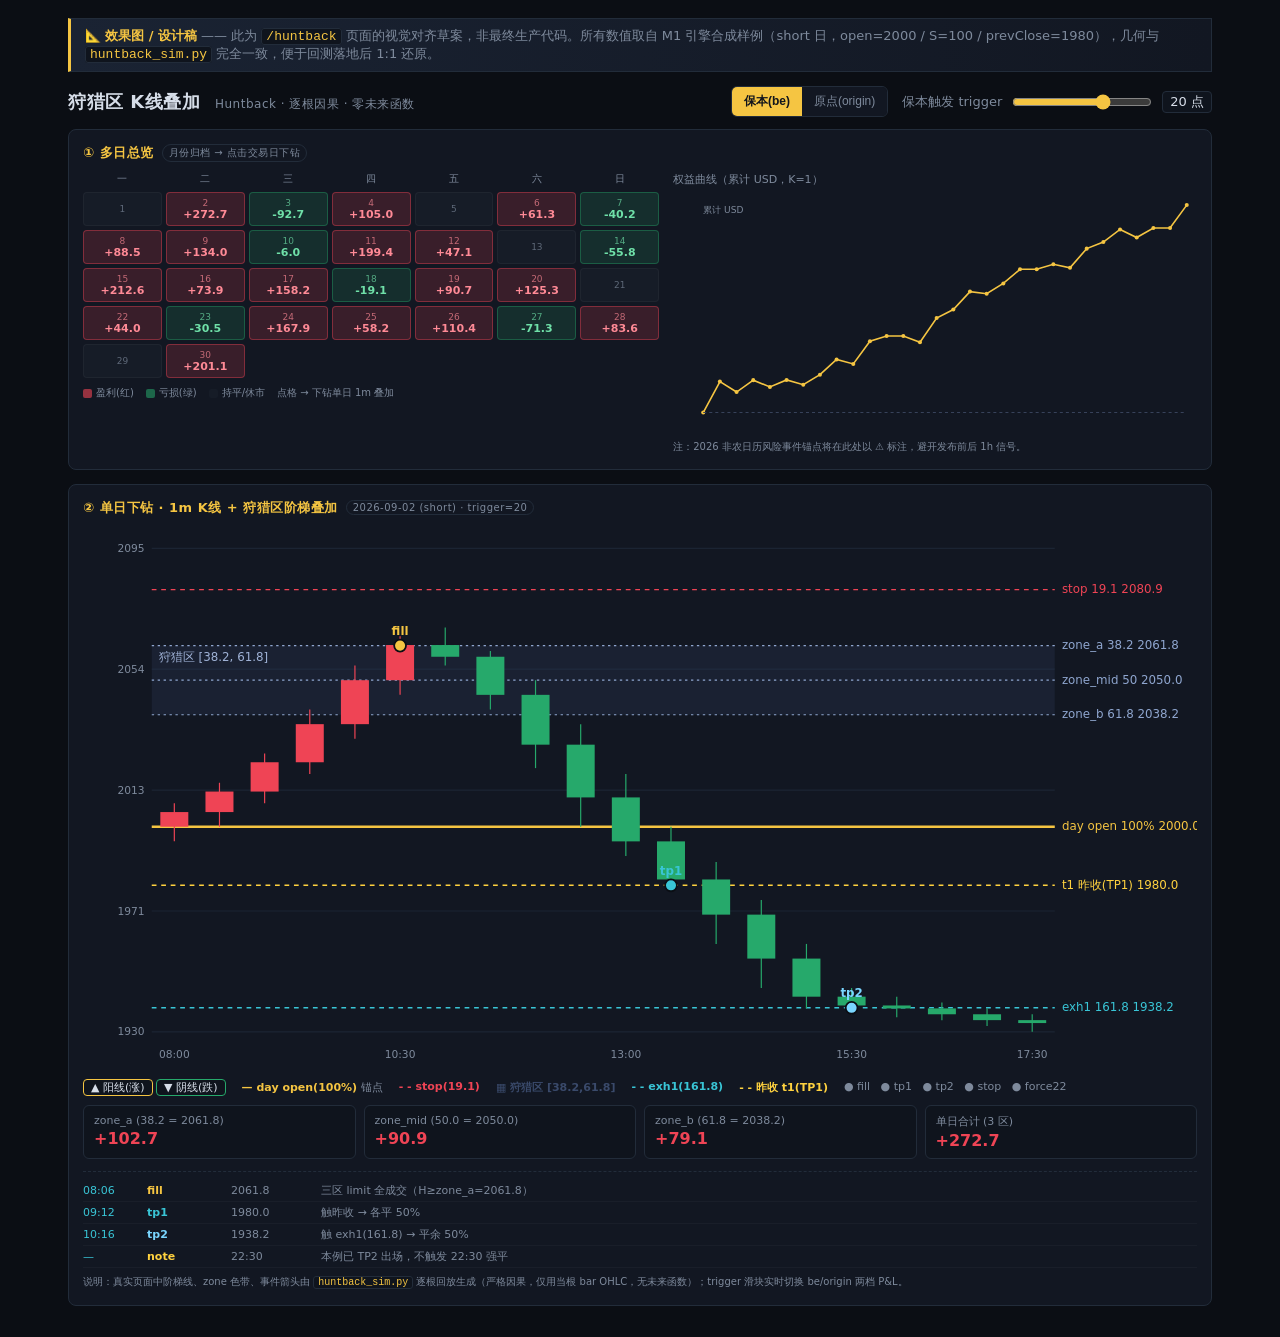
<file: web/mockups/huntback_mockup.html>
<!DOCTYPE html>
<html lang="zh-CN">
<head>
<meta charset="utf-8" />
<meta name="viewport" content="width=device-width, initial-scale=1" />
<title>狩猎区 K线叠加 · 效果图 (设计稿)</title>
<style>
  :root{
    --bg:#0b0e14; --panel:#121722; --panel2:#0f141d; --line:#222c3a;
    --txt:#d6dde8; --muted:#7e8a9c; --up:#ef4455; --down:#26a96b;
    --gold:#f5c542; --cyan:#39c5d6; --yellow:#ffd23f; --red:#ef4455;
    --zone:#2a3650; --zonehi:#3a4a6b;
  }
  *{box-sizing:border-box}
  body{margin:0;background:var(--bg);color:var(--txt);
    font-family:"Segoe UI","Microsoft YaHei",system-ui,sans-serif;font-size:13px}
  .wrap{max-width:1180px;margin:0 auto;padding:18px}
  .banner{background:linear-gradient(90deg,#1a2333,#121722);border:1px solid var(--line);
    border-left:3px solid var(--gold);padding:8px 14px;margin-bottom:14px;color:var(--muted)}
  .banner b{color:var(--gold)}
  header{display:flex;align-items:center;justify-content:space-between;flex-wrap:wrap;gap:10px;margin-bottom:12px}
  h1{font-size:18px;margin:0;letter-spacing:.5px}
  h1 .sub{font-size:12px;color:var(--muted);font-weight:400;margin-left:8px}
  .ctrl{display:flex;align-items:center;gap:14px;flex-wrap:wrap}
  .seg{display:flex;border:1px solid var(--line);border-radius:6px;overflow:hidden}
  .seg button{background:var(--panel);color:var(--muted);border:0;padding:6px 12px;cursor:pointer;font-size:12px}
  .seg button.on{background:var(--gold);color:#11151c;font-weight:600}
  .sl{display:flex;align-items:center;gap:8px;color:var(--muted)}
  input[type=range]{accent-color:var(--gold);width:140px}
  .panel{background:var(--panel);border:1px solid var(--line);border-radius:8px;padding:14px;margin-bottom:14px}
  .panel h2{font-size:13px;margin:0 0 10px;color:var(--gold);font-weight:600;letter-spacing:.5px;
    display:flex;align-items:center;gap:8px}
  .panel h2 .tag{font-size:10px;color:var(--muted);font-weight:400;border:1px solid var(--line);
    padding:1px 6px;border-radius:10px}
  .ov{display:grid;grid-template-columns:1.1fr 1fr;gap:14px}
  @media(max-width:900px){.ov{grid-template-columns:1fr}}
  .cal{display:grid;grid-template-columns:repeat(7,1fr);gap:4px}
  .cal .d{font-size:10px;color:var(--muted);text-align:center;padding-bottom:2px}
  .cell{height:34px;border-radius:4px;display:flex;flex-direction:column;justify-content:center;
    align-items:center;font-size:11px;position:relative;border:1px solid rgba(255,255,255,.04)}
  .cell .pn{font-weight:600}
  .cell .dt{font-size:9px;opacity:.7}
  .win{background:rgba(239,68,85,.18);color:#ff8a96;border-color:rgba(239,68,85,.4)}
  .los{background:rgba(38,169,107,.16);color:#6fe0a8;border-color:rgba(38,169,107,.38)}
  .flat{background:#161c27;color:var(--muted)}
  .calnote{font-size:10px;color:var(--muted);margin-top:8px;display:flex;gap:12px;flex-wrap:wrap}
  .dot{display:inline-block;width:9px;height:9px;border-radius:2px;margin-right:4px;vertical-align:middle}
  svg{display:block;width:100%;height:auto}
  .legend{display:flex;gap:16px;flex-wrap:wrap;font-size:11px;color:var(--muted);margin-top:8px}
  .legend span b{font-weight:600}
  .pill{background:var(--panel2);border:1px solid var(--line);border-radius:4px;padding:1px 7px;color:var(--txt)}
  .pnlbox{display:flex;gap:8px;flex-wrap:wrap;margin-top:10px}
  .pnl{flex:1;min-width:120px;background:var(--panel2);border:1px solid var(--line);border-radius:6px;padding:8px 10px}
  .pnl .t{font-size:11px;color:var(--muted)}
  .pnl .v{font-size:16px;font-weight:700;margin-top:2px}
  .up{color:var(--up)} .down{color:var(--down)}
  .tl{margin-top:12px;border-top:1px dashed var(--line);padding-top:8px}
  .tlrow{display:flex;gap:10px;align-items:center;padding:3px 0;font-size:11px;border-bottom:1px solid rgba(255,255,255,.03)}
  .tlrow .tm{color:var(--cyan);width:54px}
  .tlrow .ty{width:74px;font-weight:600}
  .tlrow .px{color:var(--muted);width:80px}
  .tlrow .nt{color:var(--muted)}
  .e-fill{color:var(--gold)} .e-tp1{color:var(--cyan)} .e-tp2{color:#7ad6ff}
  .e-stop{color:var(--red)} .e-force22{color:var(--yellow)} .e-be{color:#c08bff}
  .foot{color:var(--muted);font-size:10px;margin-top:6px;line-height:1.6}
  code{background:#0f141d;border:1px solid var(--line);border-radius:3px;padding:0 4px;color:var(--gold)}
</style>
</head>
<body>
<div class="wrap">

  <div class="banner">📐 <b>效果图 / 设计稿</b> —— 此为 <code>/huntback</code> 页面的视觉对齐草案，非最终生产代码。所有数值取自 M1 引擎合成样例（short 日，open=2000 / S=100 / prevClose=1980），几何与 <code>huntback_sim.py</code> 完全一致，便于回测落地后 1:1 还原。</div>

  <header>
    <h1>狩猎区 K线叠加 <span class="sub">Huntback · 逐根因果 · 零未来函数</span></h1>
    <div class="ctrl">
      <div class="seg" id="modeSeg">
        <button class="on" data-m="be">保本(be)</button>
        <button data-m="origin">原点(origin)</button>
      </div>
      <div class="sl">
        保本触发 trigger
        <input type="range" id="trig" min="8" max="26" value="20" />
        <span class="pill" id="trigv">20 点</span>
      </div>
    </div>
  </header>

  <!-- ============ 总览 ============ -->
  <div class="panel">
    <h2>① 多日总览 <span class="tag">月份归档 → 点击交易日下钻</span></h2>
    <div class="ov">
      <div>
        <div class="cal">
          <div class="d">一</div><div class="d">二</div><div class="d">三</div><div class="d">四</div><div class="d">五</div><div class="d">六</div><div class="d">日</div>
          <!-- 2026-09 样例格（盈利红 / 亏损绿 / 持平灰） -->
          <div class="cell flat"><span class="dt">1</span></div>
          <div class="cell win"><span class="dt">2</span><span class="pn">+272.7</span></div>
          <div class="cell los"><span class="dt">3</span><span class="pn">-92.7</span></div>
          <div class="cell win"><span class="dt">4</span><span class="pn">+105.0</span></div>
          <div class="cell flat"><span class="dt">5</span></div>
          <div class="cell win"><span class="dt">6</span><span class="pn">+61.3</span></div>
          <div class="cell los"><span class="dt">7</span><span class="pn">-40.2</span></div>
          <div class="cell win"><span class="dt">8</span><span class="pn">+88.5</span></div>
          <div class="cell win"><span class="dt">9</span><span class="pn">+134.0</span></div>
          <div class="cell los"><span class="dt">10</span><span class="pn">-6.0</span></div>
          <div class="cell win"><span class="dt">11</span><span class="pn">+199.4</span></div>
          <div class="cell win"><span class="dt">12</span><span class="pn">+47.1</span></div>
          <div class="cell flat"><span class="dt">13</span></div>
          <div class="cell los"><span class="dt">14</span><span class="pn">-55.8</span></div>
          <div class="cell win"><span class="dt">15</span><span class="pn">+212.6</span></div>
          <div class="cell win"><span class="dt">16</span><span class="pn">+73.9</span></div>
          <div class="cell win"><span class="dt">17</span><span class="pn">+158.2</span></div>
          <div class="cell los"><span class="dt">18</span><span class="pn">-19.1</span></div>
          <div class="cell win"><span class="dt">19</span><span class="pn">+90.7</span></div>
          <div class="cell win"><span class="dt">20</span><span class="pn">+125.3</span></div>
          <div class="cell flat"><span class="dt">21</span></div>
          <div class="cell win"><span class="dt">22</span><span class="pn">+44.0</span></div>
          <div class="cell los"><span class="dt">23</span><span class="pn">-30.5</span></div>
          <div class="cell win"><span class="dt">24</span><span class="pn">+167.9</span></div>
          <div class="cell win"><span class="dt">25</span><span class="pn">+58.2</span></div>
          <div class="cell win"><span class="dt">26</span><span class="pn">+110.4</span></div>
          <div class="cell los"><span class="dt">27</span><span class="pn">-71.3</span></div>
          <div class="cell win"><span class="dt">28</span><span class="pn">+83.6</span></div>
          <div class="cell flat"><span class="dt">29</span></div>
          <div class="cell win"><span class="dt">30</span><span class="pn">+201.1</span></div>
        </div>
        <div class="calnote">
          <span><span class="dot" style="background:rgba(239,68,85,.6)"></span>盈利(红)</span>
          <span><span class="dot" style="background:rgba(38,169,107,.55)"></span>亏损(绿)</span>
          <span><span class="dot" style="background:#161c27"></span>持平/休市</span>
          <span>点格 → 下钻单日 1m 叠加</span>
        </div>
      </div>
      <div>
        <div style="font-size:11px;color:var(--muted);margin-bottom:4px">权益曲线（累计 USD，K=1）</div>
        <svg id="equity" viewBox="0 0 520 240" preserveAspectRatio="none"></svg>
        <div class="foot">注：2026 非农日历风险事件锚点将在此处以 ⚠ 标注，避开发布前后 1h 信号。</div>
      </div>
    </div>
  </div>

  <!-- ============ 单日下钻 ============ -->
  <div class="panel">
    <h2>② 单日下钻 · 1m K线 + 狩猎区阶梯叠加 <span class="tag">2026-09-02 (short) · trigger=20</span></h2>
    <svg id="chart" viewBox="0 0 940 460"></svg>

    <div class="legend">
      <span><span class="pill" style="border-color:var(--gold)">▲ 阳线(涨)</span> <span class="pill" style="border-color:var(--down)">▼ 阴线(跌)</span></span>
      <span><b style="color:var(--gold)">— day open(100%)</b> 锚点</span>
      <span><b style="color:var(--red)">- - stop(19.1)</b></span>
      <span><b style="color:var(--zonehi)">▦ 狩猎区 [38.2,61.8]</b></span>
      <span><b style="color:var(--cyan)">- - exh1(161.8)</b></span>
      <span><b style="color:var(--yellow)">- - 昨收 t1(TP1)</b></span>
      <span>● fill &nbsp; ● tp1 &nbsp; ● tp2 &nbsp; ● stop &nbsp; ● force22</span>
    </div>

    <div class="pnlbox">
      <div class="pnl"><div class="t">zone_a (38.2 = 2061.8)</div><div class="v up">+102.7</div></div>
      <div class="pnl"><div class="t">zone_mid (50.0 = 2050.0)</div><div class="v up">+90.9</div></div>
      <div class="pnl"><div class="t">zone_b (61.8 = 2038.2)</div><div class="v up">+79.1</div></div>
      <div class="pnl"><div class="t">单日合计 (3 区)</div><div class="v up">+272.7</div></div>
    </div>

    <div class="tl">
      <div class="tlrow"><span class="tm">08:06</span><span class="ty e-fill">fill</span><span class="px">2061.8</span><span class="nt">三区 limit 全成交（H≥zone_a=2061.8）</span></div>
      <div class="tlrow"><span class="tm">09:12</span><span class="ty e-tp1">tp1</span><span class="px">1980.0</span><span class="nt">触昨收 → 各平 50%</span></div>
      <div class="tlrow"><span class="tm">10:16</span><span class="ty e-tp2">tp2</span><span class="px">1938.2</span><span class="nt">触 exh1(161.8) → 平余 50%</span></div>
      <div class="tlrow"><span class="tm">—</span><span class="ty e-force22">note</span><span class="px">22:30</span><span class="nt">本例已 TP2 出场，不触发 22:30 强平</span></div>
    </div>
    <div class="foot">说明：真实页面中阶梯线、zone 色带、事件箭头由 <code>huntback_sim.py</code> 逐根回放生成（严格因果，仅用当根 bar OHLC，无未来函数）；trigger 滑块实时切换 be/origin 两档 P&amp;L。</div>
  </div>

</div>

<script>
/* ---------- 合成 1m 数据（short 盈利日，几何与引擎一致） ---------- */
const data = [
  [2000,2008,1995,2005],[2005,2015,2000,2012],[2012,2025,2008,2022],
  [2022,2040,2018,2035],[2035,2055,2030,2050],[2050,2065,2045,2062],
  [2062,2068,2055,2058],[2058,2060,2040,2045],[2045,2050,2020,2028],
  [2028,2035,2000,2010],[2010,2018,1990,1995],[1995,2000,1980,1982],
  [1982,1988,1960,1970],[1970,1975,1945,1955],[1955,1960,1938,1942],
  [1942,1945,1936,1939],[1939,1942,1935,1938],[1938,1940,1934,1936],
  [1936,1938,1932,1934],[1934,1936,1930,1933]
];
/* 事件标注 */
const events = [
  {i:5,  type:'fill',  price:2061.8, color:'#f5c542'},
  {i:11, type:'tp1',   price:1980.0, color:'#39c5d6'},
  {i:15, type:'tp2',   price:1938.2, color:'#7ad6ff'}
];
/* 阶梯水平线 */
const ladder = [
  {p:2000.0, label:'day open 100%', color:'#f5c542', dash:'', w:2},
  {p:2080.9, label:'stop 19.1',     color:'#ef4455', dash:'4 4', w:1.2},
  {p:2061.8, label:'zone_a 38.2',   color:'#8fa6cf', dash:'2 3', w:1},
  {p:2050.0, label:'zone_mid 50',   color:'#8fa6cf', dash:'2 3', w:1},
  {p:2038.2, label:'zone_b 61.8',   color:'#8fa6cf', dash:'2 3', w:1},
  {p:1938.2, label:'exh1 161.8',    color:'#39c5d6', dash:'4 4', w:1.2},
  {p:1980.0, label:'t1 昨收(TP1)',  color:'#ffd23f', dash:'4 4', w:1.2}
];

const P_MIN=1930, P_MAX=2095, W=940, H=460, PADL=58, PADR=120, PADT=18, PADB=34;
const plotW=W-PADL-PADR, plotH=H-PADT-PADB;
const y = p => PADT + (P_MAX-p)/(P_MAX-P_MIN)*plotH;
const n = data.length;
const x = i => PADL + (i+0.5)/n*plotW;
const cw = plotW/n*0.62;

let svg = '';
/* 背景网格 */
for(let g=0; g<=4; g++){
  const yy = PADT + g/4*plotH;
  svg += `<line x1="${PADL}" y1="${yy}" x2="${PADL+plotW}" y2="${yy}" stroke="#1b2433" stroke-width="1"/>`;
}
/* 狩猎区色带 [zone_b, zone_a] */
svg += `<rect x="${PADL}" y="${y(2061.8)}" width="${plotW}" height="${y(2038.2)-y(2061.8)}" fill="#2a3650" fill-opacity="0.35"/>`;
svg += `<text x="${PADL+6}" y="${y(2061.8)+13}" fill="#9fb2d6" font-size="10">狩猎区 [38.2, 61.8]</text>`;

/* 阶梯线 */
ladder.forEach(L=>{
  const yy=y(L.p);
  svg += `<line x1="${PADL}" y1="${yy}" x2="${PADL+plotW}" y2="${yy}" stroke="${L.color}" stroke-width="${L.w}" stroke-dasharray="${L.dash}"/>`;
  svg += `<text x="${PADL+plotW+6}" y="${yy+3}" fill="${L.color}" font-size="10">${L.label} ${L.p.toFixed(1)}</text>`;
});

/* 蜡烛 */
data.forEach((d,i)=>{
  const [o,h,l,c]=d;
  const cx=x(i);
  const up = c>=o;
  const col = up ? '#ef4455' : '#26a96b';
  const yo=y(o), yc=y(c), yh=y(h), yl=y(l);
  const top=Math.min(yo,yc), bot=Math.max(yo,yc);
  svg += `<line x1="${cx}" y1="${yh}" x2="${cx}" y2="${yl}" stroke="${col}" stroke-width="1"/>`;
  svg += `<rect x="${cx-cw/2}" y="${top}" width="${cw}" height="${Math.max(1,bot-top)}" fill="${col}"/>`;
});

/* 事件标记 */
events.forEach(e=>{
  const cx=x(e.i), cy=y(e.price);
  svg += `<circle cx="${cx}" cy="${cy}" r="5" fill="${e.color}" stroke="#0b0e14" stroke-width="1.5"/>`;
  svg += `<text x="${cx}" y="${cy-9}" fill="${e.color}" font-size="10" text-anchor="middle" font-weight="600">${e.type}</text>`;
});

/* 价格轴 */
for(let g=0; g<=4; g++){
  const pp = P_MAX - g/4*(P_MAX-P_MIN);
  svg += `<text x="${PADL-6}" y="${PADT+g/4*plotH+3}" fill="#7e8a9c" font-size="9" text-anchor="end">${pp.toFixed(0)}</text>`;
}
/* 时间轴（示意） */
[0,5,10,15,19].forEach(i=>{
  svg += `<text x="${x(i)}" y="${H-12}" fill="#7e8a9c" font-size="9" text-anchor="middle">${String(8+Math.floor(i/2)).padStart(2,'0')}:${String((i%2)*30).padStart(2,'0')}</text>`;
});

document.getElementById('chart').innerHTML = svg;

/* ---------- 权益曲线 ---------- */
const eq=[0,272.7,180,285,225,286,245,333,467,427,626,673,673,617,830,904,1062,1043,1133,1258,1258,1302,1271,1439,1497,1607,1536,1620,1620,1821];
const EW=520,EH=240,EL=30,ER=10,ET=14,EB=20,ew=EW-EL-ER,eh=EH-ET-EB;
const ey=v=>ET+(Math.max(...eq)-v)/(Math.max(...eq)-Math.min(...eq))*eh;
const ex=i=>EL+(i/(eq.length-1))*ew;
let es=`<polyline fill="none" stroke="#f5c542" stroke-width="1.6" points="`;
eq.forEach((v,i)=>es+=`${ex(i).toFixed(1)},${ey(v).toFixed(1)} `);
es+='"/>';
eq.forEach((v,i)=>{ es+=`<circle cx="${ex(i)}" cy="${ey(v)}" r="2" fill="#f5c542"/>`; });
/* 零线 */
const zeroY=ey(0);
es+=`<line x1="${EL}" y1="${zeroY}" x2="${EW-ER}" y2="${zeroY}" stroke="#37425a" stroke-dasharray="3 3" stroke-width="1"/>`;
es+=`<text x="${EL}" y="${ET+8}" fill="#7e8a9c" font-size="9">累计 USD</text>`;
document.getElementById('equity').innerHTML=es;

/* ---------- 交互（仅标签，演示用） ---------- */
const seg=document.getElementById('modeSeg');
seg.addEventListener('click',e=>{
  if(e.target.tagName==='BUTTON'){
    [...seg.children].forEach(b=>b.classList.remove('on'));
    e.target.classList.add('on');
  }
});
const trig=document.getElementById('trig'), tv=document.getElementById('trigv');
trig.addEventListener('input',()=>tv.textContent=trig.value+' 点');
</script>
</body>
</html>
</file>
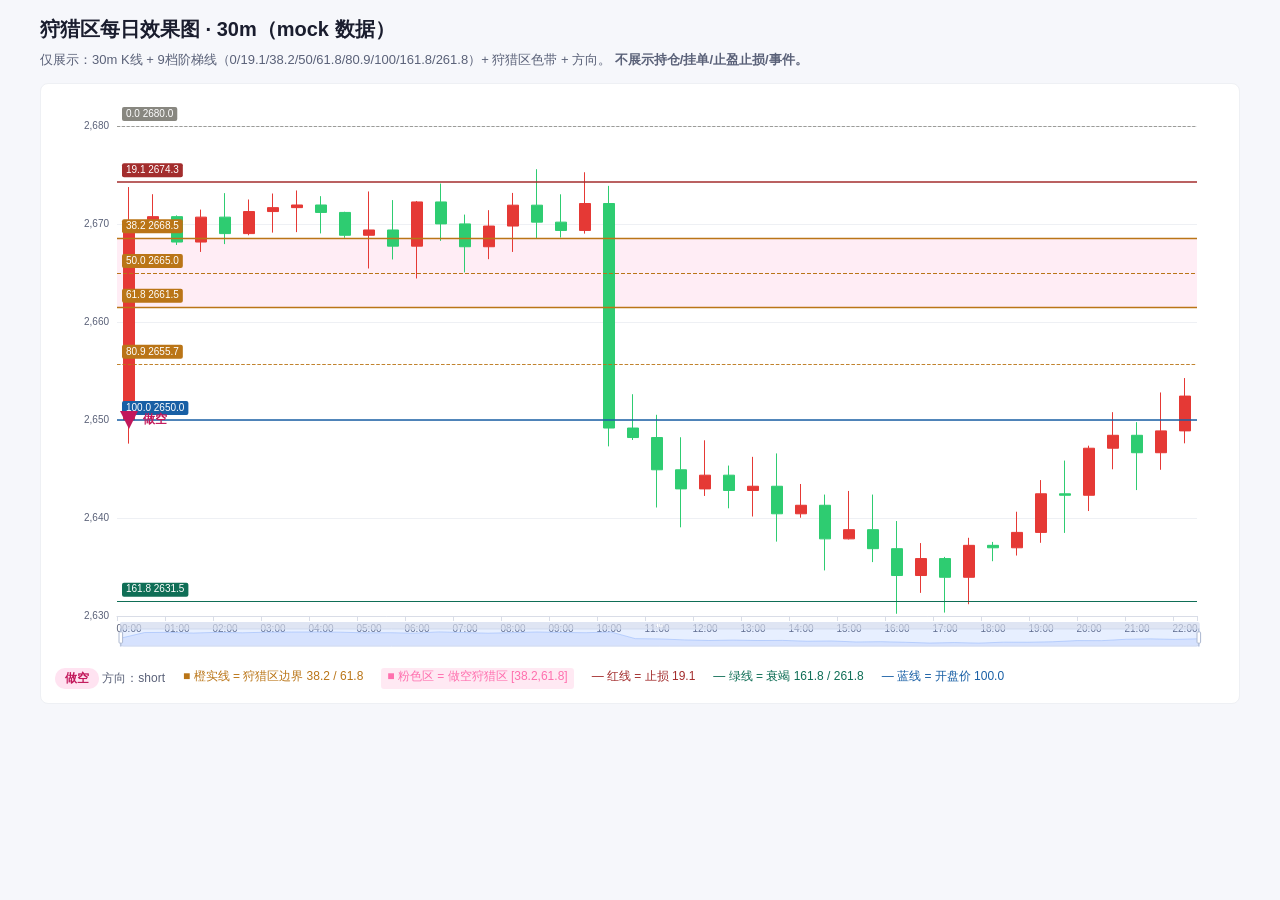
<file: web/mockups/huntzone_daily_mockup.html>
<!doctype html>
<html lang="zh-CN">
<head>
<meta charset="UTF-8">
<meta name="viewport" content="width=device-width, initial-scale=1.0">
<title>狩猎区每日效果图 · 30m（mock）</title>
<script src="/vendors/echarts.min.js"></script>
<style>
body{margin:0;background:#f6f7fb;font-family:-apple-system,"Segoe UI","PingFang SC","Microsoft YaHei",sans-serif;font-size:14px;color:#1a1d2e}
.wrap{max-width:1200px;margin:0 auto;padding:16px}
h1{font-size:20px;margin:0 0 8px}
.sub{color:#5a6178;font-size:13px;margin-bottom:14px}
.card{background:#fff;border:1px solid #eef0f4;border-radius:8px;padding:14px}
.chart-box{width:100%;height:560px}
.leg{display:flex;gap:18px;flex-wrap:wrap;margin-top:10px;font-size:12px;color:#5a6178}
.badge{display:inline-block;padding:2px 10px;border-radius:10px;font-size:12px;font-weight:600}
.short{background:#ffe3f1;color:#c2185b}
.long{background:#e3fbe9;color:#1b7a3d}
</style>
</head>
<body>
<div class="wrap">
  <h1>狩猎区每日效果图 · 30m（mock 数据）</h1>
  <div class="sub">
    仅展示：30m K线 + 9档阶梯线（0/19.1/38.2/50/61.8/80.9/100/161.8/261.8）+ 狩猎区色带 + 方向。
    <b>不展示持仓/挂单/止盈止损/事件。</b>
  </div>
  <div class="card">
    <div id="chart" class="chart-box"></div>
    <div class="leg">
      <span><span class="badge short">做空</span> 方向：short</span>
      <span style="color:#BA7517">■ 橙实线 = 狩猎区边界 38.2 / 61.8</span>
      <span style="color:#ff6fae;background:rgba(255,111,174,0.15);padding:0 6px;border-radius:3px">■ 粉色区 = 做空狩猎区 [38.2,61.8]</span>
      <span style="color:#A32D2D">— 红线 = 止损 19.1</span>
      <span style="color:#0F6E56">— 绿线 = 衰竭 161.8 / 261.8</span>
      <span style="color:#185FA5">— 蓝线 = 开盘价 100.0</span>
    </div>
  </div>
</div>
<script>
(function () {
  // mock 参数
  var open_px = 2650.00;
  var S = 30.00;
  var direction = 'short';

  function priceAt(ratio) {
    // 做空：0.0 在开盘上方；做多：0.0 在开盘下方
    return direction === 'short'
      ? open_px + (1 - ratio) * S
      : open_px + (ratio - 1) * S;
  }

  var levels = [
    [0.000, '0.0'],
    [0.191, '19.1'],
    [0.382, '38.2'],
    [0.500, '50.0'],
    [0.618, '61.8'],
    [0.809, '80.9'],
    [1.000, '100.0'],
    [1.618, '161.8'],
    [2.618, '261.8']
  ];

  // zone 边界
  var zone_lo = Math.min(priceAt(0.382), priceAt(0.618));
  var zone_hi = Math.max(priceAt(0.382), priceAt(0.618));

  // mock 30m candles：UTC 一天 00:00 ~ 22:30 = 45 根
  var ts0 = new Date('2026-09-02T00:00:00Z').getTime();
  var candles = [];
  var px = open_px;
  for (var i = 0; i < 45; i++) {
    var t = ts0 + i * 30 * 60000;
    // 前 20 根在 zone 上方震荡，然后向下刺破 zone，尾盘反弹
    var mid = open_px + (i < 20 ? 20 : (i < 35 ? -2 - (i - 20) : -15 + (i - 35) * 2));
    var o = px;
    var c = mid + (Math.random() - 0.5) * 5;
    var h = Math.max(o, c) + Math.random() * 4;
    var l = Math.min(o, c) - Math.random() * 4;
    candles.push([t, +o.toFixed(2), +h.toFixed(2), +l.toFixed(2), +c.toFixed(2)]);
    px = c;
  }

  function fmtTs(ms) {
    var d = new Date(ms);
    function p(n){ return (n<10?'0':'')+n; }
    return p(d.getUTCHours()) + ':' + p(d.getUTCMinutes());
  }

  var chart = echarts.init(document.getElementById('chart'), null, {renderer:'canvas'});
  var labels = candles.map(function (c) { return fmtTs(c[0]); });
  var cdata = candles.map(function (c) { return [c[1], c[4], c[3], c[2]]; });

  var markLineData = [];
  levels.forEach(function (lv) {
    var r = lv[0], name = lv[1];
    var price = priceAt(r);
    var color, width = 1, dash = 'solid';
    if (r === 0) { color = '#888780'; dash = 'dashed'; width = 0.8; }
    else if (r === 0.191) { color = '#A32D2D'; width = 1.5; }
    else if (r === 0.382 || r === 0.618) { color = '#BA7517'; width = 1.3; }
    else if (r === 0.5) { color = '#BA7517'; width = 1; dash = 'dashed'; }
    else if (r === 0.809) { color = '#BA7517'; width = 0.9; dash = 'dashed'; }
    else if (r === 1.0) { color = '#185FA5'; width = 1.5; }
    else { color = '#0F6E56'; width = 1.2; }
    markLineData.push({
      yAxis: price,
      name: name,
      lineStyle: { color: color, type: dash, width: width },
      label: { show: true, position: 'insideStartTop',
        formatter: name + ' ' + price.toFixed(1),
        color: '#fff', backgroundColor: color,
        padding: [2, 4], fontSize: 10, borderRadius: 2 }
    });
  });

  chart.setOption({
    backgroundColor: '#fff',
    grid: { left: 62, right: 28, top: 28, bottom: 42 },
    tooltip: { trigger: 'axis', axisPointer: { type: 'cross' } },
    xAxis: {
      type: 'category', data: labels, boundaryGap: true,
      axisLabel: { fontSize: 10, color: '#5a6178' },
      axisLine: { lineStyle: { color: '#d9dde7' } }
    },
    yAxis: {
      scale: true,
      axisLabel: { fontSize: 10, color: '#5a6178' },
      splitLine: { lineStyle: { color: '#eef0f4' } }
    },
    dataZoom: [
      { type: 'inside', start: 0, end: 100 },
      { type: 'slider', start: 0, end: 100, height: 18, bottom: 18 }
    ],
    series: [{
      type: 'candlestick', name: ' 30m', data: cdata,
      itemStyle: {
        color: '#e53935', color0: '#2ecc71',
        borderColor: '#e53935', borderColor0: '#2ecc71'
      },
      markLine: { symbol: 'none', silent: true, data: markLineData },
      markArea: {
        silent: true,
        itemStyle: { color: direction === 'short' ? 'rgba(255,111,174,0.12)' : 'rgba(46,204,113,0.12)' },
        data: [[{ yAxis: zone_lo }, { yAxis: zone_hi }]]
      },
      markPoint: {
        data: [{
          coord: [0, open_px],
          symbol: 'triangle',
          symbolRotate: direction === 'short' ? 180 : 0,
          symbolSize: 18,
          itemStyle: { color: direction === 'short' ? '#c2185b' : '#1b7a3d' },
          label: { show: true, formatter: direction === 'short' ? '做空' : '做多',
            position: 'right', color: direction === 'short' ? '#c2185b' : '#1b7a3d',
            fontSize: 12, fontWeight: 'bold' }
        }]
      }
    }]
  }, true);
})();
</script>
</body>
</html>
</file>
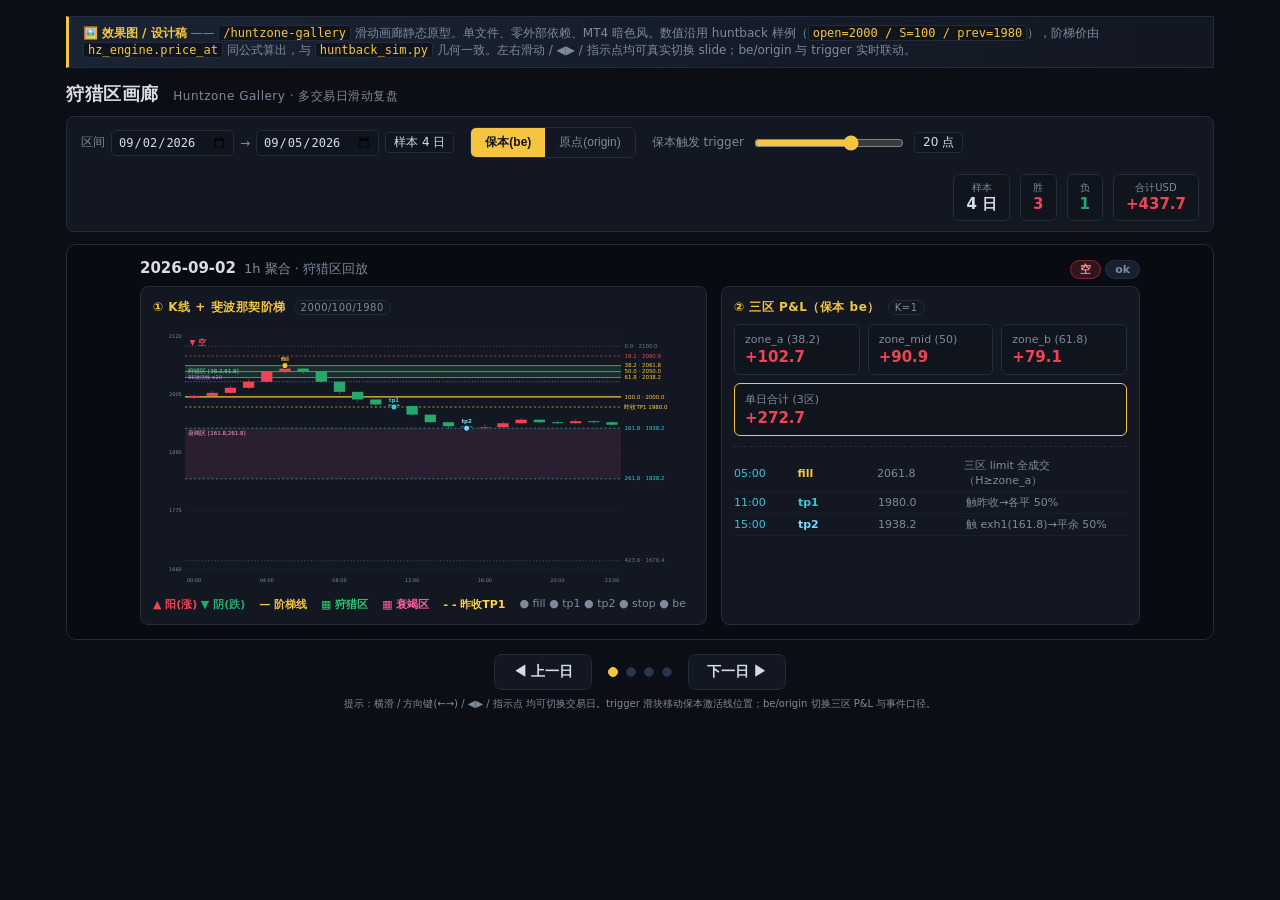
<file: web/mockups/huntzone_gallery_mockup.html>
<!DOCTYPE html>
<html lang="zh-CN">
<head>
<meta charset="utf-8" />
<meta name="viewport" content="width=device-width, initial-scale=1" />
<title>狩猎区画廊 · 滑动效果图 (设计稿)</title>
<style>
  :root{
    --bg:#0b0e14; --panel:#121722; --panel2:#0f141d; --line:#222c3a;
    --txt:#d6dde8; --muted:#7e8a9c; --up:#ef4455; --down:#26a96b;
    --gold:#f5c542; --cyan:#39c5d6; --yellow:#ffd23f; --red:#ef4455;
    --zone:#2ecc71; --pink:#ff5fa2; --shadow:0 6px 22px rgba(0,0,0,.45);
  }
  *{box-sizing:border-box}
  body{margin:0;background:var(--bg);color:var(--txt);
    font-family:"Segoe UI","Microsoft YaHei",system-ui,sans-serif;font-size:13px}
  .wrap{max-width:1180px;margin:0 auto;padding:16px}
  .banner{background:linear-gradient(90deg,#1a2333,#121722);border:1px solid var(--line);
    border-left:3px solid var(--gold);padding:8px 14px;margin-bottom:14px;color:var(--muted);font-size:12px}
  .banner b{color:var(--gold)}
  header{display:flex;align-items:center;justify-content:space-between;flex-wrap:wrap;gap:10px;margin-bottom:10px}
  h1{font-size:18px;margin:0;letter-spacing:.5px}
  h1 .sub{font-size:12px;color:var(--muted);font-weight:400;margin-left:8px}
  .topbar{display:flex;align-items:center;gap:16px;flex-wrap:wrap;background:var(--panel);
    border:1px solid var(--line);border-radius:8px;padding:10px 14px;margin-bottom:12px}
  .range{display:flex;align-items:center;gap:6px;color:var(--muted);font-size:12px}
  .range input{background:var(--panel2);border:1px solid var(--line);color:var(--txt);
    border-radius:5px;padding:4px 6px;font-size:12px}
  .seg{display:flex;border:1px solid var(--line);border-radius:6px;overflow:hidden}
  .seg button{background:var(--panel);color:var(--muted);border:0;padding:6px 14px;cursor:pointer;font-size:12px}
  .seg button.on{background:var(--gold);color:#11151c;font-weight:600}
  .sl{display:flex;align-items:center;gap:8px;color:var(--muted);font-size:12px}
  input[type=range]{accent-color:var(--gold);width:150px}
  .pill{background:var(--panel2);border:1px solid var(--line);border-radius:4px;padding:1px 8px;color:var(--txt);font-variant-numeric:tabular-nums}
  .stats{display:flex;gap:10px;flex-wrap:wrap;margin-left:auto}
  .stat{background:var(--panel2);border:1px solid var(--line);border-radius:6px;padding:6px 12px;text-align:center}
  .stat .k{font-size:10px;color:var(--muted)}
  .stat .v{font-size:15px;font-weight:700;font-variant-numeric:tabular-nums}
  /* gallery */
  .gallery{display:flex;overflow-x:auto;scroll-snap-type:x mandatory;-webkit-overflow-scrolling:touch;
    scrollbar-width:thin;gap:0;border:1px solid var(--line);border-radius:10px;background:#080b11}
  .gallery::-webkit-scrollbar{height:8px}
  .gallery::-webkit-scrollbar-thumb{background:#2a3650;border-radius:4px}
  .slide{flex:0 0 100%;scroll-snap-align:center;padding:14px}
  .slide-inner{max-width:1000px;margin:0 auto}
  .slide-head{display:flex;align-items:center;justify-content:space-between;flex-wrap:wrap;gap:8px;margin-bottom:8px}
  .slide-title{font-size:15px;font-weight:600}
  .slide-title .dt{color:var(--muted);font-weight:400;margin-left:8px;font-size:13px}
  .badge{font-size:11px;padding:2px 9px;border-radius:10px;font-weight:600}
  .badge.short{background:rgba(239,68,85,.18);color:#ff8a96;border:1px solid rgba(239,68,85,.4)}
  .badge.long{background:rgba(38,169,107,.16);color:#6fe0a8;border:1px solid rgba(38,169,107,.4)}
  .badge.ok{background:#16202e;color:var(--muted);border:1px solid var(--line)}
  .grid{display:grid;grid-template-columns:1.15fr .85fr;gap:14px}
  @media(max-width:860px){.grid{grid-template-columns:1fr}}
  .card{background:var(--panel);border:1px solid var(--line);border-radius:8px;padding:12px}
  .card h3{font-size:12px;margin:0 0 8px;color:var(--gold);font-weight:600;letter-spacing:.5px;
    display:flex;align-items:center;gap:8px}
  .card h3 .tag{font-size:10px;color:var(--muted);font-weight:400;border:1px solid var(--line);padding:1px 6px;border-radius:10px}
  svg{display:block;width:100%;height:auto}
  .legend{display:flex;gap:14px;flex-wrap:wrap;font-size:11px;color:var(--muted);margin-top:8px}
  .legend span b{font-weight:600}
  .pnlbox{display:flex;gap:8px;flex-wrap:wrap;margin-top:4px}
  .pnl{flex:1;min-width:108px;background:var(--panel2);border:1px solid var(--line);border-radius:6px;padding:8px 10px}
  .pnl .t{font-size:11px;color:var(--muted)}
  .pnl .v{font-size:15px;font-weight:700;margin-top:2px;font-variant-numeric:tabular-nums}
  .pnl.total{border-color:var(--gold)}
  .up{color:var(--up)} .down{color:var(--down)}
  .tl{margin-top:10px;border-top:1px dashed var(--line);padding-top:8px}
  .tlrow{display:flex;gap:10px;align-items:center;padding:3px 0;font-size:11px;border-bottom:1px solid rgba(255,255,255,.03)}
  .tlrow .tm{color:var(--cyan);width:54px;font-variant-numeric:tabular-nums}
  .tlrow .ty{width:70px;font-weight:600}
  .tlrow .px{color:var(--muted);width:78px;font-variant-numeric:tabular-nums}
  .tlrow .nt{color:var(--muted)}
  .e-fill{color:var(--gold)} .e-tp1{color:var(--cyan)} .e-tp2{color:#7ad6ff}
  .e-stop{color:var(--red)} .e-be{color:#c08bff}
  footer{display:flex;align-items:center;justify-content:center;gap:16px;margin-top:14px}
  .navbtn{background:var(--panel);border:1px solid var(--line);color:var(--txt);border-radius:8px;
    padding:8px 18px;cursor:pointer;font-size:14px;font-weight:600}
  .navbtn:hover{border-color:var(--gold)}
  .dots{display:flex;gap:8px}
  .dot{width:10px;height:10px;border-radius:50%;background:#2a3650;cursor:pointer;border:1px solid var(--line)}
  .dot.on{background:var(--gold);border-color:var(--gold)}
  .foot{color:var(--muted);font-size:10px;margin-top:6px;line-height:1.6;text-align:center}
  code{background:#0f141d;border:1px solid var(--line);border-radius:3px;padding:0 4px;color:var(--gold)}
</style>
</head>
<body>
<div class="wrap">

  <div class="banner">🖼️ <b>效果图 / 设计稿</b> —— <code>/huntzone-gallery</code> 滑动画廊静态原型。单文件、零外部依赖、MT4 暗色风。数值沿用 huntback 样例（<code>open=2000 / S=100 / prev=1980</code>），阶梯价由 <code>hz_engine.price_at</code> 同公式算出，与 <code>huntback_sim.py</code> 几何一致。左右滑动 / ◀▶ / 指示点均可真实切换 slide；be/origin 与 trigger 实时联动。</div>

  <header>
    <h1>狩猎区画廊 <span class="sub">Huntzone Gallery · 多交易日滑动复盘</span></h1>
  </header>

  <div class="topbar">
    <div class="range">
      区间
      <input type="date" id="dtStart" value="2026-09-02" />
      <span>→</span>
      <input type="date" id="dtEnd" value="2026-09-05" />
      <span class="pill" id="rangeLabel">样本 4 日</span>
    </div>
    <div class="seg" id="modeSeg">
      <button class="on" data-m="be">保本(be)</button>
      <button data-m="origin">原点(origin)</button>
    </div>
    <div class="sl">
      保本触发 trigger
      <input type="range" id="trig" min="8" max="26" value="20" />
      <span class="pill" id="trigv">20 点</span>
    </div>
    <div class="stats" id="statsBar"></div>
  </div>

  <div class="gallery" id="gallery"><!-- slides injected by JS --></div>

  <footer>
    <button class="navbtn" id="prevBtn">◀ 上一日</button>
    <div class="dots" id="dots"></div>
    <button class="navbtn" id="nextBtn">下一日 ▶</button>
  </footer>
  <div class="foot">提示：横滑 / 方向键(←→) / ◀▶ / 指示点 均可切换交易日。trigger 滑块移动保本激活线位置；be/origin 切换三区 P&amp;L 与事件口径。</div>

</div>

<script>
/* ===================== 数据（合成样例，几何与 huntback_sim 一致） ===================== */
// 9 档斐波那契比例（MT4 截图顺序）
const LADDER = [
  [0.0,"0.0"],[0.191,"19.1"],[0.382,"38.2"],[0.500,"50.0"],[0.618,"61.8"],
  [1.000,"100.0"],[1.618,"161.8"],[2.618,"261.8"],[4.236,"423.6"]
];
// hz_engine.price_at 同公式
function price_at(ratio, open, S, dir){
  return (dir==="short") ? open + (1-ratio)*S : open + (ratio-1)*S;
}
// 单根 1m→1h 聚合 K 线：[o,h,l,c]
function mk(o,h,l,c){return [o,h,l,c];}

const DAYS = [
  /* ---- Day1 2026-09-02 SHORT WIN ---- */
  {
    date:"2026-09-02", dir:"short", open:2000, S:100, prev:1980, pmin:1660, pmax:2120,
    candles:[
      mk(2000,2004,1996,2002),mk(2002,2012,2000,2008),mk(2008,2022,2006,2018),
      mk(2018,2035,2015,2030),mk(2030,2052,2028,2050),mk(2050,2061.8,2046,2056),
      mk(2056,2058,2045,2050),mk(2050,2032,2028,2030),mk(2030,2012,2005,2010),
      mk(2010,1998,1990,1995),mk(1995,1988,1978,1985),mk(1985,1986,1980,1982),
      mk(1982,1970,1962,1965),mk(1965,1955,1948,1950),mk(1950,1945,1936,1942),
      mk(1942,1944,1938.2,1940),mk(1940,1946,1936,1940),mk(1940,1952,1939,1948),
      mk(1948,1958,1946,1955),mk(1955,1954,1948,1950),mk(1950,1954,1946,1948),
      mk(1948,1956,1947,1952),mk(1952,1954,1948,1950),mk(1950,1952,1943,1945)
    ],
    be:{ pnl:{zone_a:102.7,zone_mid:90.9,zone_b:79.1,total:272.7},
         events:[{h:5,t:"fill",p:2061.8,n:"三区 limit 全成交（H≥zone_a）"},
                 {h:11,t:"tp1",p:1980.0,n:"触昨收→各平 50%"},
                 {h:15,t:"tp2",p:1938.2,n:"触 exh1(161.8)→平余 50%"}] },
    origin:{ pnl:{zone_a:102.7,zone_mid:90.9,zone_b:79.1,total:272.7},
         events:[{h:5,t:"fill",p:2061.8,n:"三区 limit 全成交"},
                 {h:11,t:"tp1",p:1980.0,n:"触昨收→各平 50%"},
                 {h:15,t:"tp2",p:1938.2,n:"触 exh1→平余 50%"}] }
  },
  /* ---- Day2 2026-09-03 LONG WIN ---- */
  {
    date:"2026-09-03", dir:"long", open:2000, S:100, prev:1980, pmin:1880, pmax:2340,
    candles:[
      mk(2000,2002,1994,1998),mk(1998,1996,1985,1982),mk(1982,1980,1965,1968),
      mk(1968,1965,1945,1948),mk(1948,1946,1940,1942),mk(1942,1944,1938.2,1940),
      mk(1940,1955,1939,1950),mk(1950,1965,1948,1962),mk(1962,1975,1960,1972),
      mk(1972,1982,1970,1980),mk(1980,1986,1978,1984),mk(1984,1988,1979,1982),
      mk(1982,1995,1980,1992),mk(1992,2008,1990,2005),mk(2005,2030,2003,2028),
      mk(2028,2061.8,2025,2055),mk(2055,2060,2045,2050),mk(2050,2058,2042,2052),
      mk(2052,2060,2048,2056),mk(2056,2058,2046,2050),mk(2050,2055,2044,2048),
      mk(2048,2052,2042,2046),mk(2046,2050,2040,2044),mk(2044,2048,2038,2042)
    ],
    be:{ pnl:{zone_a:82.7,zone_mid:70.9,zone_b:59.1,total:212.7},
         events:[{h:5,t:"fill",p:1938.2,n:"三区 limit 全成交（L≤zone_a）"},
                 {h:11,t:"tp1",p:1980.0,n:"触昨收→各平 50%"},
                 {h:15,t:"tp2",p:2061.8,n:"触 exh1(161.8)→平余 50%"}] },
    origin:{ pnl:{zone_a:82.7,zone_mid:70.9,zone_b:59.1,total:212.7},
         events:[{h:5,t:"fill",p:1938.2,n:"三区 limit 全成交"},
                 {h:11,t:"tp1",p:1980.0,n:"触昨收→各平 50%"},
                 {h:15,t:"tp2",p:2061.8,n:"触 exh1→平余 50%"}] }
  },
  /* ---- Day3 2026-09-04 SHORT LOSS (stop) ---- */
  {
    date:"2026-09-04", dir:"short", open:2000, S:100, prev:1980, pmin:1660, pmax:2120,
    candles:[
      mk(2000,2006,1996,2004),mk(2004,2015,2002,2012),mk(2012,2028,2010,2024),
      mk(2024,2042,2020,2038),mk(2038,2055,2035,2052),mk(2052,2061.8,2050,2058),
      mk(2058,2070,2056,2066),mk(2066,2078,2064,2074),mk(2074,2082,2072,2079),
      mk(2079,2080.9,2075,2078),mk(2078,2080,2070,2072),mk(2072,2075,2060,2065),
      mk(2065,2070,2055,2060),mk(2060,2065,2048,2052),mk(2052,2058,2040,2045),
      mk(2045,2050,2035,2040),mk(2040,2045,2030,2035),mk(2035,2040,2028,2032),
      mk(2032,2038,2025,2030),mk(2030,2035,2022,2026),mk(2026,2030,2018,2022),
      mk(2022,2026,2015,2019),mk(2019,2022,2012,2016),mk(2016,2019,2010,2014)
    ],
    be:{ pnl:{zone_a:-19.1,zone_mid:-30.9,zone_b:-42.7,total:-92.7},
         events:[{h:5,t:"fill",p:2061.8,n:"三区 limit 全成交"},
                 {h:9,t:"stop",p:2080.9,n:"逆势突破→触发止损"}] },
    origin:{ pnl:{zone_a:-19.1,zone_mid:-30.9,zone_b:-42.7,total:-92.7},
         events:[{h:5,t:"fill",p:2061.8,n:"三区 limit 全成交"},
                 {h:9,t:"stop",p:2080.9,n:"触发原始止损"}] }
  },
  /* ---- Day4 2026-09-05 LONG : be 保本出场 vs origin 止损（演示切换差异） ---- */
  {
    date:"2026-09-05", dir:"long", open:2000, S:100, prev:1980, pmin:1880, pmax:2340,
    candles:[
      mk(2000,2002,1992,1996),mk(1996,1998,1985,1988),mk(1988,1986,1970,1974),
      mk(1974,1972,1955,1960),mk(1960,1958,1945,1948),mk(1948,1950,1938.2,1942),
      mk(1942,1955,1940,1950),mk(1950,1965,1948,1962),mk(1962,1975,1960,1972),
      mk(1972,1982,1970,1980),mk(1980,1986,1978,1984),mk(1984,1988,1979,1982),
      mk(1982,1995,1980,1992),mk(1992,2002,1990,2000),mk(2000,2002,1960,1965),
      mk(1965,1970,1919.1,1925),mk(1925,1930,1918,1922),mk(1922,1926,1915,1919),
      mk(1919,1920,1910,1914),mk(1914,1918,1908,1912),mk(1912,1916,1906,1910),
      mk(1910,1914,1905,1909),mk(1909,1912,1903,1907),mk(1907,1910,1902,1906)
    ],
    be:{ pnl:{zone_a:20.9,zone_mid:15.0,zone_b:9.1,total:45.0},
         events:[{h:5,t:"fill",p:1938.2,n:"三区 limit 全成交（L≤zone_a）"},
                 {h:11,t:"tp1",p:1980.0,n:"触昨收→各平 50%"},
                 {h:13,t:"be",p:2000.0,n:"盈利达触发→保本激活，回撤至入场→保本出场(0)"}] },
    origin:{ pnl:{zone_a:11.35,zone_mid:-0.45,zone_b:-12.25,total:-1.35},
         events:[{h:5,t:"fill",p:1938.2,n:"三区 limit 全成交"},
                 {h:11,t:"tp1",p:1980.0,n:"触昨收→各平 50%"},
                 {h:15,t:"stop",p:1919.1,n:"无保本→回撤触发原始止损(剩余 50%)"}] }
  }
];

/* ===================== 渲染 ===================== */
let MODE = "be";
let TRIG = 20;
const W=980,H=480,PADL=58,PADR=132,PADT=22,PADB=36;
const plotW=W-PADL-PADR, plotH=H-PADT-PADB;
const COL={fill:"#f5c542",tp1:"#39c5d6",tp2:"#7ad6ff",stop:"#ef4455",be:"#c08bff"};

function renderChartSVG(d){
  const n=d.candles.length;
  const y = p => PADT + (d.pmax-p)/(d.pmax-d.pmin)*plotH;
  const x = i => PADL + (i+0.5)/n*plotW;
  const cw = plotW/n*0.62;
  let s = `<svg viewBox="0 0 ${W} ${H}" preserveAspectRatio="none" role="img">`;
  // 背景网格
  for(let g=0;g<=4;g++){
    const yy=PADT+g/4*plotH;
    s+=`<line x1="${PADL}" y1="${yy}" x2="${PADL+plotW}" y2="${yy}" stroke="#1b2433" stroke-width="1"/>`;
  }
  // zone 色带：绿=狩猎区[zone_b,zone_a]；粉=衰竭区[exh1,exh2]
  const za=price_at(0.382,d.open,d.S,d.dir), zb=price_at(0.618,d.open,d.S,d.dir);
  const e1=price_at(1.618,d.open,d.S,d.dir), e2=price_at(2.618,d.open,d.S,d.dir);
  const yTop=y(Math.max(za,zb)), yBot=y(Math.min(za,zb));
  s+=`<rect x="${PADL}" y="${yTop}" width="${plotW}" height="${yBot-yTop}" fill="#2ecc71" fill-opacity="0.13"/>`;
  s+=`<text x="${PADL+6}" y="${yTop+13}" fill="#7fe0a8" font-size="10">狩猎区 [38.2,61.8]</text>`;
  const pTop=y(Math.max(e1,e2)), pBot=y(Math.min(e1,e2));
  s+=`<rect x="${PADL}" y="${pTop}" width="${plotW}" height="${pBot-pTop}" fill="#ff5fa2" fill-opacity="0.10"/>`;
  s+=`<text x="${PADL+6}" y="${pTop+13}" fill="#ff9ecb" font-size="10">衰竭区 [161.8,261.8]</text>`;
  // 阶梯线
  LADDER.forEach(([r,name])=>{
    const p=price_at(r,d.open,d.S,d.dir); if(p<d.pmin||p>d.pmax) return;
    let col="#6b7689", dash="", w=1;
    if(name==="19.1"){col="#ef4455";dash="4 4";w=1.2;}
    else if(name==="38.2"||name==="50.0"||name==="61.8"){col="#f5c542";w=1;}
    else if(name==="100.0"){col="#f5c542";w=2;}
    else if(name==="161.8"||name==="261.8"){col="#39c5d6";dash="4 4";}
    else {col="#6b7689";dash="2 4";}
    const yy=y(p);
    s+=`<line x1="${PADL}" y1="${yy}" x2="${PADL+plotW}" y2="${yy}" stroke="${col}" stroke-width="${w}" stroke-dasharray="${dash}"/>`;
    s+=`<text x="${PADL+plotW+6}" y="${yy+3}" fill="${col}" font-size="10">${name} · ${p.toFixed(1)}</text>`;
  });
  // 昨收 t1
  if(d.prev>=d.pmin&&d.prev<=d.pmax){
    const yy=y(d.prev);
    s+=`<line x1="${PADL}" y1="${yy}" x2="${PADL+plotW}" y2="${yy}" stroke="#ffd23f" stroke-width="1.1" stroke-dasharray="4 4"/>`;
    s+=`<text x="${PADL+plotW+6}" y="${yy+3}" fill="#ffd23f" font-size="10">昨收TP1 ${d.prev.toFixed(1)}</text>`;
  }
  // BE 激活线（随 trigger 移动）：price = entry ± trigger（取 zone_mid 作基准入场）
  const baseEntry=price_at(0.5,d.open,d.S,d.dir);
  const beLine = (d.dir==="short") ? baseEntry - TRIG : baseEntry + TRIG;
  if(beLine>=d.pmin&&beLine<=d.pmax){
    const yy=y(beLine);
    s+=`<line x1="${PADL}" y1="${yy}" x2="${PADL+plotW}" y2="${yy}" stroke="#c08bff" stroke-width="1" stroke-dasharray="2 3"/>`;
    s+=`<text x="${PADL+6}" y="${yy-4}" fill="#c08bff" font-size="9">BE激活线 ±${TRIG}</text>`;
  }
  // 蜡烛
  d.candles.forEach((c,i)=>{
    const [o,h,l,cl]=c; const cx=x(i);
    const up = cl>=o; const col = up ? "#ef4455" : "#26a96b";
    const yo=y(o), yc=y(cl), yh=y(h), yl=y(l);
    const top=Math.min(yo,yc), bot=Math.max(yo,yc);
    s+=`<line x1="${cx}" y1="${yh}" x2="${cx}" y2="${yl}" stroke="${col}" stroke-width="1"/>`;
    s+=`<rect x="${cx-cw/2}" y="${top}" width="${cw}" height="${Math.max(1,bot-top)}" fill="${col}"/>`;
  });
  // 事件标记
  const ev = (MODE==="be"?d.be:d.origin).events;
  ev.forEach(e=>{
    if(e.p<d.pmin||e.p>d.pmax) return;
    const cx=x(e.h), cy=y(e.p), c=COL[e.t]||"#fff";
    s+=`<circle cx="${cx}" cy="${cy}" r="5.5" fill="${c}" stroke="#0b0e14" stroke-width="1.5"/>`;
    s+=`<text x="${cx}" y="${cy-9}" fill="${c}" font-size="10" text-anchor="middle" font-weight="600">${e.t}</text>`;
  });
  // 方向箭头
  const ar = d.dir==="short" ? "▼ 空" : "▲ 多";
  const arc = d.dir==="short" ? "#ef4455" : "#26a96b";
  s+=`<text x="${PADL+8}" y="${PADT+16}" fill="${arc}" font-size="14" font-weight="700">${ar}</text>`;
  // 价格轴
  for(let g=0;g<=4;g++){
    const pp=d.pmax-g/4*(d.pmax-d.pmin);
    s+=`<text x="${PADL-6}" y="${PADT+g/4*plotH+3}" fill="#7e8a9c" font-size="9" text-anchor="end">${pp.toFixed(0)}</text>`;
  }
  // 时间轴（每 4h 一标）
  [0,4,8,12,16,20,23].forEach(i=>{
    s+=`<text x="${x(i)}" y="${H-12}" fill="#7e8a9c" font-size="9" text-anchor="middle">${String(i).padStart(2,'0')}:00</text>`;
  });
  s+=`</svg>`;
  return s;
}

function renderSlide(d,idx){
  const data = (MODE==="be")?d.be:d.origin;
  const zones=["zone_a","zone_mid","zone_b"];
  const zlabel={zone_a:"zone_a (38.2)",zone_mid:"zone_mid (50)",zone_b:"zone_b (61.8)"};
  const pnlCards = zones.map(z=>{
    const v=data.pnl[z]; const cls=v>=0?"up":"down";
    return `<div class="pnl"><div class="t">${zlabel[z]}</div><div class="v ${cls}">${v>=0?"+":""}${v.toFixed(1)}</div></div>`;
  }).join("");
  const tot=data.pnl.total; const tcls=tot>=0?"up":"down";
  const pnlHtml = `<div class="pnlbox">${pnlCards}
      <div class="pnl total"><div class="t">单日合计 (3区)</div><div class="v ${tcls}">${tot>=0?"+":""}${tot.toFixed(1)}</div></div></div>`;
  const tlHtml = data.events.map(e=>
    `<div class="tlrow"><span class="tm">${String(e.h).padStart(2,'0')}:00</span>`+
    `<span class="ty e-${e.t}">${e.t}</span><span class="px">${e.p.toFixed(1)}</span>`+
    `<span class="nt">${e.n}</span></div>`).join("");
  const dirCn = d.dir==="short"?"空":"多";
  return `<div class="slide" data-idx="${idx}"><div class="slide-inner">
    <div class="slide-head">
      <div class="slide-title">${d.date}<span class="dt">1h 聚合 · 狩猎区回放</span></div>
      <div><span class="badge ${d.dir}">${dirCn}</span> <span class="badge ok">ok</span></div>
    </div>
    <div class="grid">
      <div class="card">
        <h3>① K线 + 斐波那契阶梯 <span class="tag">${d.open}/${d.S}/${d.prev}</span></h3>
        ${renderChartSVG(d)}
        <div class="legend">
          <span><b style="color:#ef4455">▲ 阳(涨)</b> <b style="color:#26a96b">▼ 阴(跌)</b></span>
          <span><b style="color:#f5c542">— 阶梯线</b></span>
          <span><b style="color:#2ecc71">▦ 狩猎区</b></span>
          <span><b style="color:#ff5fa2">▦ 衰竭区</b></span>
          <span><b style="color:#ffd23f">- - 昨收TP1</b></span>
          <span>● fill ● tp1 ● tp2 ● stop ● be</span>
        </div>
      </div>
      <div class="card">
        <h3>② 三区 P&amp;L（${MODE==="be"?"保本 be":"原点 origin"}）<span class="tag">K=1</span></h3>
        ${pnlHtml}
        <div class="tl">${tlHtml}</div>
      </div>
    </div>
  </div></div>`;
}

function renderAll(){
  const g=document.getElementById("gallery");
  g.innerHTML = DAYS.map((d,i)=>renderSlide(d,i)).join("");
  // 指示点
  const dots=document.getElementById("dots");
  dots.innerHTML = DAYS.map((_,i)=>`<div class="dot" data-i="${i}"></div>`).join("");
  dots.querySelectorAll(".dot").forEach(dot=>{
    dot.addEventListener("click",()=>scrollToIndex(+dot.dataset.i));
  });
  observeSlides();
  gallery.scrollLeft = CURRENT * gallery.clientWidth;
  updateActiveDot();
  renderStats();
}

function renderStats(){
  let wins=0,loss=0,tot=0;
  DAYS.forEach(d=>{ const t=d.be.pnl.total; if(t>0)wins++; else if(t<0)loss++; tot+=t; });
  document.getElementById("statsBar").innerHTML =
    `<div class="stat"><div class="k">样本</div><div class="v">${DAYS.length} 日</div></div>`+
    `<div class="stat"><div class="k">胜</div><div class="v up">${wins}</div></div>`+
    `<div class="stat"><div class="k">负</div><div class="v down">${loss}</div></div>`+
    `<div class="stat"><div class="k">合计USD</div><div class="v ${tot>=0?'up':'down'}">${tot>=0?'+':''}${tot.toFixed(1)}</div></div>`;
}

/* ===================== 交互 ===================== */
const gallery=document.getElementById("gallery");
let CURRENT=0, slideIO=null;
function scrollToIndex(i){
  i=Math.max(0,Math.min(DAYS.length-1,i));
  const slide=gallery.children[i];
  if(slide) slide.scrollIntoView({behavior:"smooth",inline:"center",block:"nearest"});
}
document.getElementById("prevBtn").addEventListener("click",()=>scrollToIndex(curIndex()-1));
document.getElementById("nextBtn").addEventListener("click",()=>scrollToIndex(curIndex()+1));

function curIndex(){
  const c=gallery.scrollLeft, w=gallery.clientWidth;
  return Math.round(c/(w||1));
}
function updateActiveDot(){
  const i=curIndex(); CURRENT=i;
  document.querySelectorAll("#dots .dot").forEach((d,k)=>d.classList.toggle("on",k===i));
}
function observeSlides(){
  if(slideIO) slideIO.disconnect();
  slideIO=new IntersectionObserver(entries=>{
    entries.forEach(e=>{ if(e.isIntersecting && e.intersectionRatio>0.6) updateActiveDot(); });
  },{root:gallery,threshold:[0.6]});
  [...gallery.children].forEach(c=>slideIO.observe(c));
}
gallery.addEventListener("scroll",()=>{ window.requestAnimationFrame(updateActiveDot); },{passive:true});
document.addEventListener("keydown",e=>{
  if(e.key==="ArrowLeft") scrollToIndex(curIndex()-1);
  if(e.key==="ArrowRight") scrollToIndex(curIndex()+1);
});

// be/origin 切换
document.getElementById("modeSeg").addEventListener("click",e=>{
  if(e.target.tagName==="BUTTON"){
    [...e.currentTarget.children].forEach(b=>b.classList.remove("on"));
    e.target.classList.add("on");
    MODE=e.target.dataset.m; renderAll();
  }
});
// trigger 滑块
const trig=document.getElementById("trig"), trigv=document.getElementById("trigv");
trig.addEventListener("input",()=>{
  TRIG=+trig.value; trigv.textContent=TRIG+" 点";
  // 仅重绘图表中的 BE 激活线 + 事件（不动统计），简单整页重渲
  renderAll();
});
// 日期区间（展示用，原型不真正过滤）
const dtS=document.getElementById("dtStart"), dtE=document.getElementById("dtEnd");
function syncRange(){
  const a=dtS.value,b=dtE.value;
  if(a&&b) document.getElementById("rangeLabel").textContent=`${a} → ${b}`;
}
dtS.addEventListener("change",syncRange); dtE.addEventListener("change",syncRange);

renderAll();
</script>
</body>
</html>
</file>
